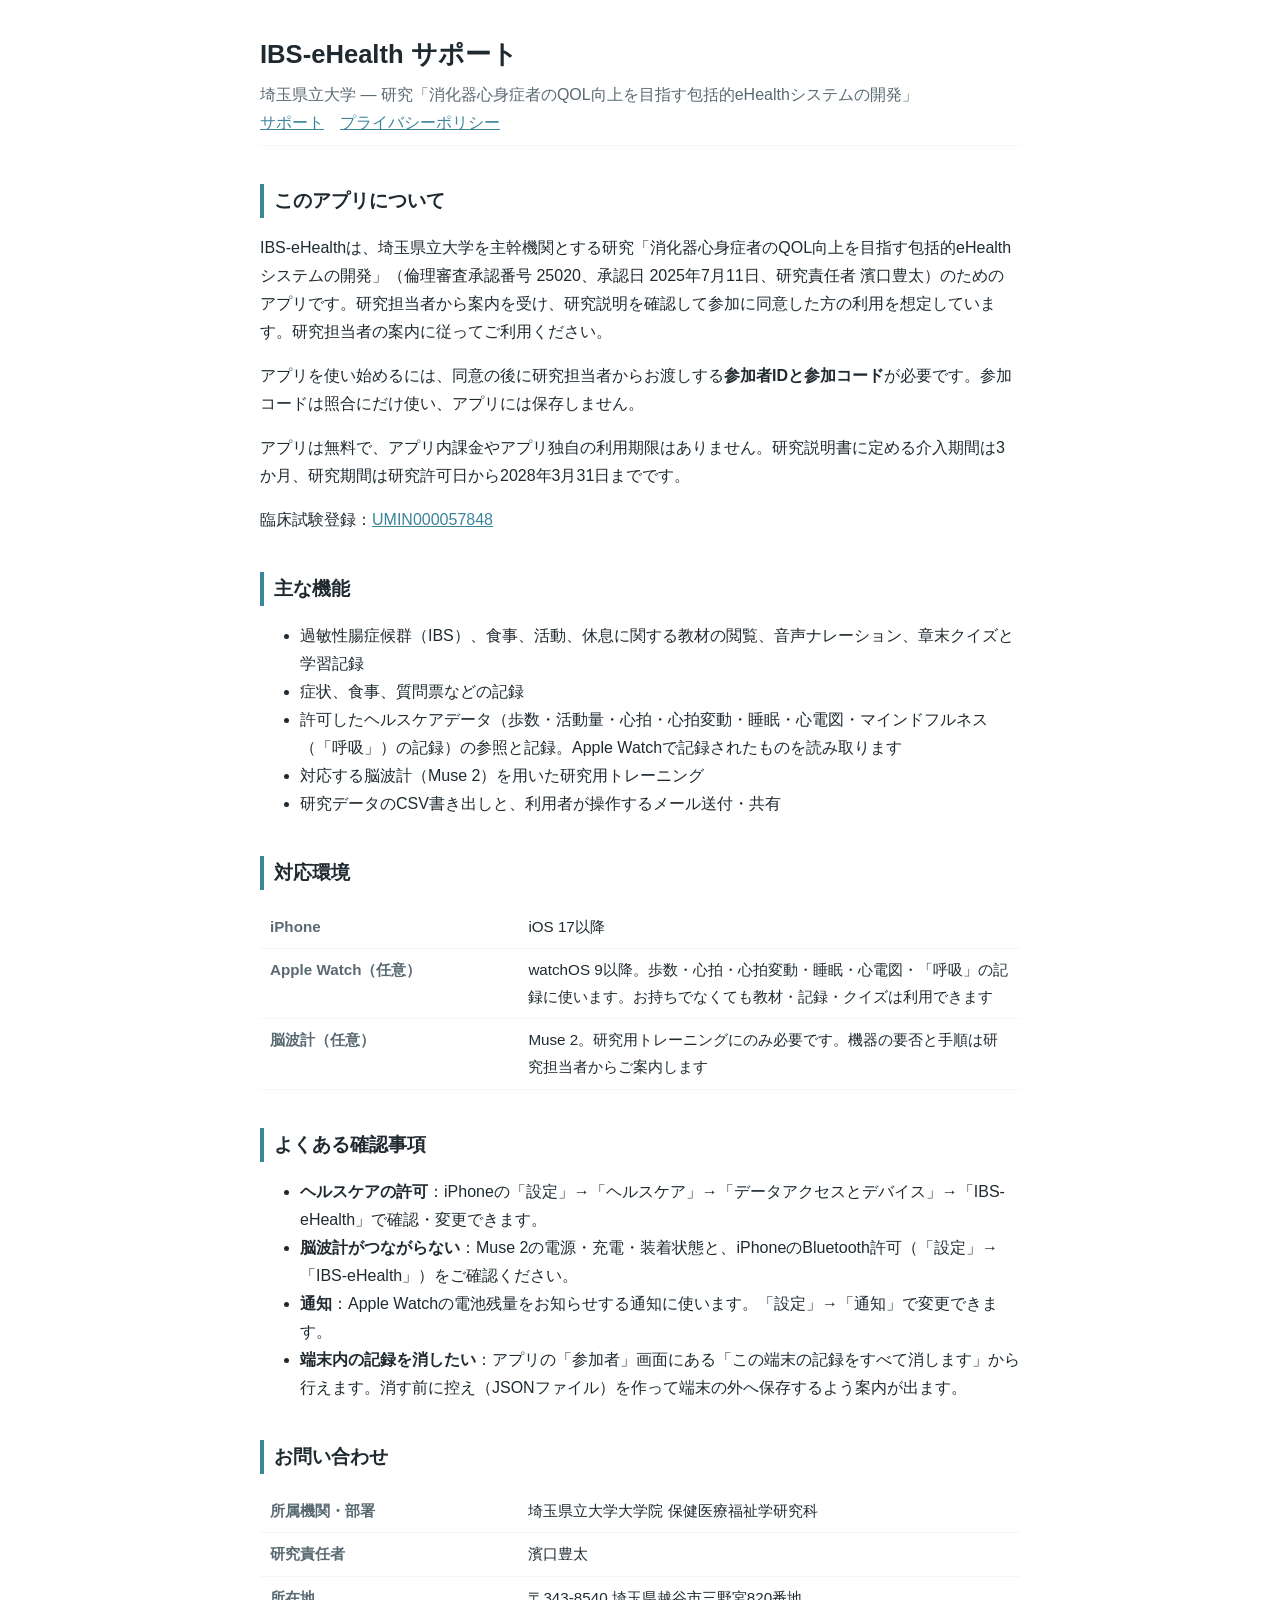
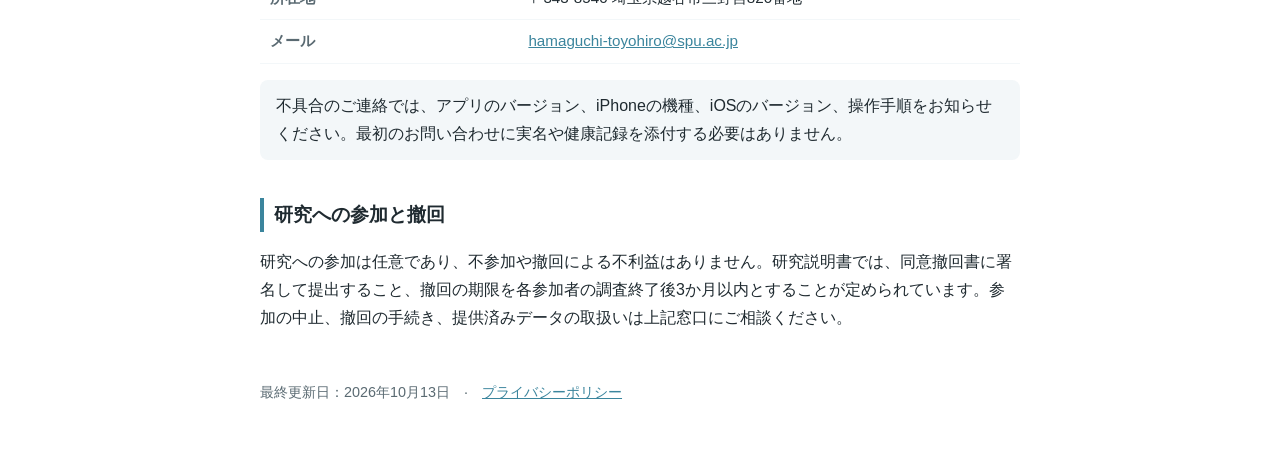
<file: index.html>
<!DOCTYPE html>
<html lang="ja">
<head>
<meta charset="utf-8">
<meta name="viewport" content="width=device-width, initial-scale=1">
<title>IBS-eHealth サポート</title>
<link rel="stylesheet" href="style.css">
</head>
<body>
<main>
<header>
  <h1>IBS-eHealth サポート</h1>
  <p>埼玉県立大学 — 研究「消化器心身症者のQOL向上を目指す包括的eHealthシステムの開発」</p>
  <nav><a href="./">サポート</a><a href="privacy.html">プライバシーポリシー</a></nav>
</header>

<h2>このアプリについて</h2>
<p>IBS-eHealthは、埼玉県立大学を主幹機関とする研究「消化器心身症者のQOL向上を目指す包括的eHealthシステムの開発」（倫理審査承認番号 25020、承認日 2025年7月11日、研究責任者 濱口豊太）のためのアプリです。研究担当者から案内を受け、研究説明を確認して参加に同意した方の利用を想定しています。研究担当者の案内に従ってご利用ください。</p>
<p>アプリを使い始めるには、同意の後に研究担当者からお渡しする<strong>参加者IDと参加コード</strong>が必要です。参加コードは照合にだけ使い、アプリには保存しません。</p>
<p>アプリは無料で、アプリ内課金やアプリ独自の利用期限はありません。研究説明書に定める介入期間は3か月、研究期間は研究許可日から2028年3月31日までです。</p>
<p>臨床試験登録：<a href="https://center6.umin.ac.jp/cgi-open-bin/ctr/ctr_view.cgi?recptno=R000066124">UMIN000057848</a></p>

<h2>主な機能</h2>
<ul>
  <li>過敏性腸症候群（IBS）、食事、活動、休息に関する教材の閲覧、音声ナレーション、章末クイズと学習記録</li>
  <li>症状、食事、質問票などの記録</li>
  <li>許可したヘルスケアデータ（歩数・活動量・心拍・心拍変動・睡眠・心電図・マインドフルネス（「呼吸」）の記録）の参照と記録。Apple Watchで記録されたものを読み取ります</li>
  <li>対応する脳波計（Muse 2）を用いた研究用トレーニング</li>
  <li>研究データのCSV書き出しと、利用者が操作するメール送付・共有</li>
</ul>

<h2>対応環境</h2>
<table>
  <tr><th>iPhone</th><td>iOS 17以降</td></tr>
  <tr><th>Apple Watch（任意）</th><td>watchOS 9以降。歩数・心拍・心拍変動・睡眠・心電図・「呼吸」の記録に使います。お持ちでなくても教材・記録・クイズは利用できます</td></tr>
  <tr><th>脳波計（任意）</th><td>Muse 2。研究用トレーニングにのみ必要です。機器の要否と手順は研究担当者からご案内します</td></tr>
</table>

<h2>よくある確認事項</h2>
<ul>
  <li><strong>ヘルスケアの許可</strong>：iPhoneの「設定」→「ヘルスケア」→「データアクセスとデバイス」→「IBS-eHealth」で確認・変更できます。</li>
  <li><strong>脳波計がつながらない</strong>：Muse 2の電源・充電・装着状態と、iPhoneのBluetooth許可（「設定」→「IBS-eHealth」）をご確認ください。</li>
  <li><strong>通知</strong>：Apple Watchの電池残量をお知らせする通知に使います。「設定」→「通知」で変更できます。</li>
  <li><strong>端末内の記録を消したい</strong>：アプリの「参加者」画面にある「この端末の記録をすべて消します」から行えます。消す前に控え（JSONファイル）を作って端末の外へ保存するよう案内が出ます。</li>
</ul>

<h2>お問い合わせ</h2>
<table>
  <tr><th>所属機関・部署</th><td>埼玉県立大学大学院 保健医療福祉学研究科</td></tr>
  <tr><th>研究責任者</th><td>濱口豊太</td></tr>
  <tr><th>所在地</th><td>〒343-8540 埼玉県越谷市三野宮820番地</td></tr>
  <tr><th>メール</th><td><a href="mailto:hamaguchi-toyohiro@spu.ac.jp">hamaguchi-toyohiro@spu.ac.jp</a></td></tr>
</table>
<p class="note">不具合のご連絡では、アプリのバージョン、iPhoneの機種、iOSのバージョン、操作手順をお知らせください。最初のお問い合わせに実名や健康記録を添付する必要はありません。</p>

<h2>研究への参加と撤回</h2>
<p>研究への参加は任意であり、不参加や撤回による不利益はありません。研究説明書では、同意撤回書に署名して提出すること、撤回の期限を各参加者の調査終了後3か月以内とすることが定められています。参加の中止、撤回の手続き、提供済みデータの取扱いは上記窓口にご相談ください。</p>

<footer>最終更新日：2026年10月13日　·　<a href="privacy.html">プライバシーポリシー</a></footer>
</main>
</body>
</html>
</file>
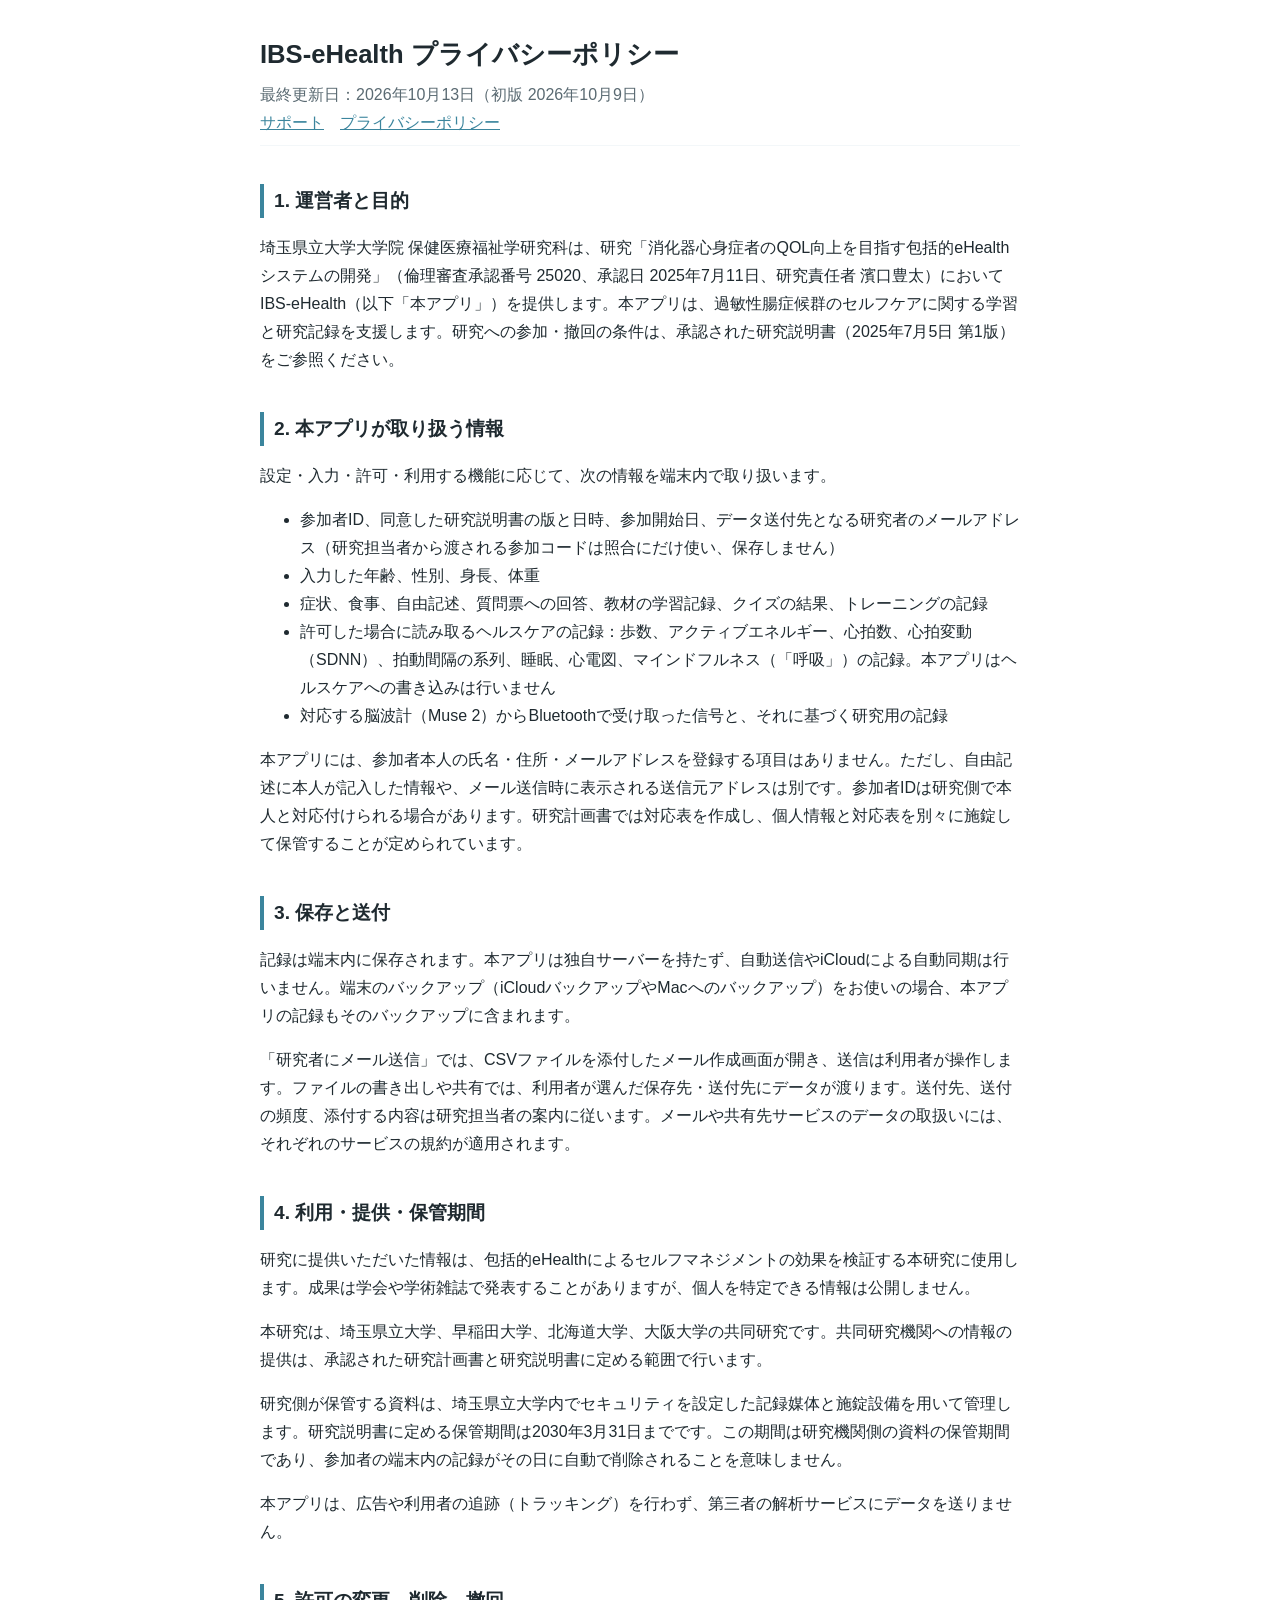
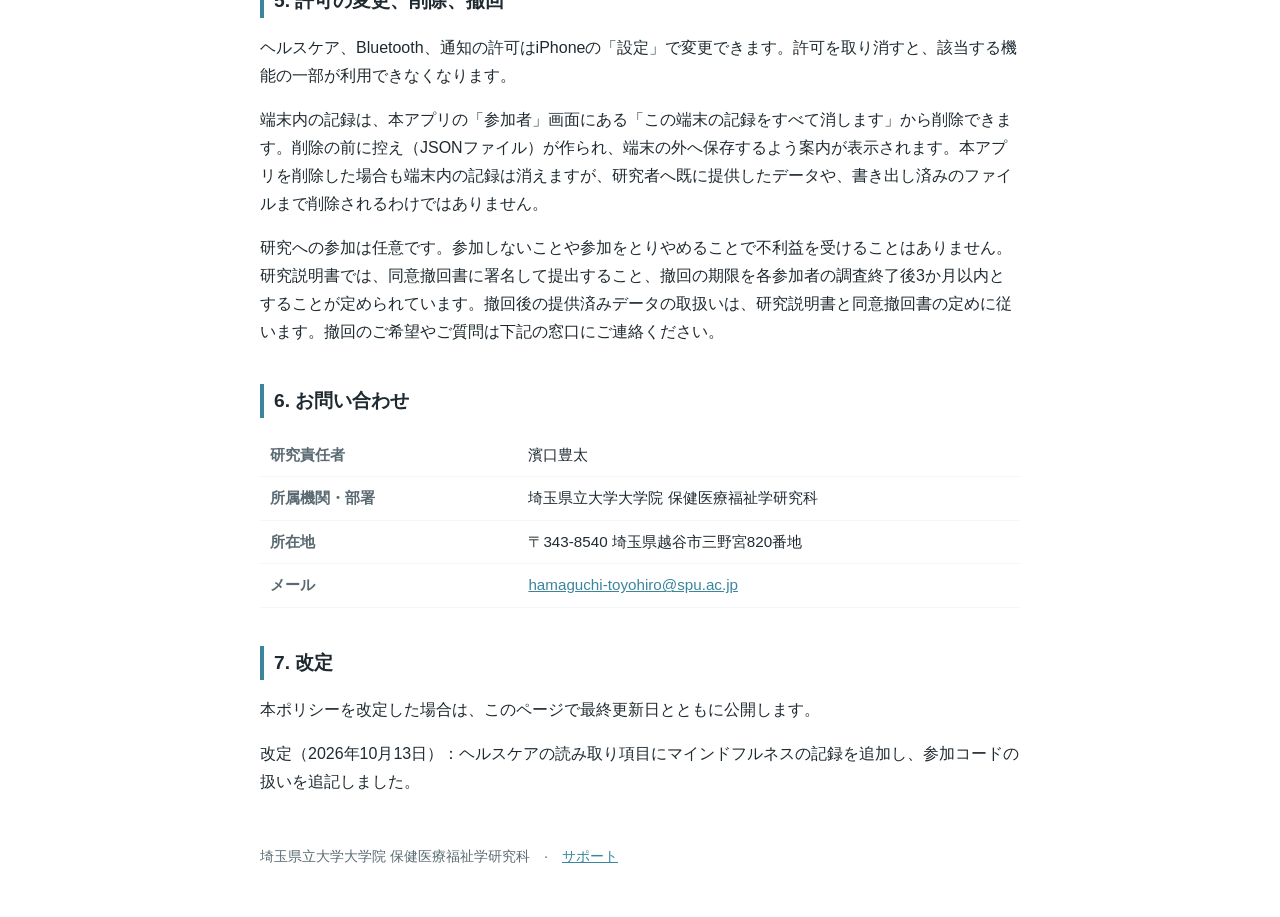
<file: privacy.html>
<!DOCTYPE html>
<html lang="ja">
<head>
<meta charset="utf-8">
<meta name="viewport" content="width=device-width, initial-scale=1">
<title>IBS-eHealth プライバシーポリシー</title>
<link rel="stylesheet" href="style.css">
</head>
<body>
<main>
<header>
  <h1>IBS-eHealth プライバシーポリシー</h1>
  <p>最終更新日：2026年10月13日（初版 2026年10月9日）</p>
  <nav><a href="./">サポート</a><a href="privacy.html">プライバシーポリシー</a></nav>
</header>

<h2>1. 運営者と目的</h2>
<p>埼玉県立大学大学院 保健医療福祉学研究科は、研究「消化器心身症者のQOL向上を目指す包括的eHealthシステムの開発」（倫理審査承認番号 25020、承認日 2025年7月11日、研究責任者 濱口豊太）においてIBS-eHealth（以下「本アプリ」）を提供します。本アプリは、過敏性腸症候群のセルフケアに関する学習と研究記録を支援します。研究への参加・撤回の条件は、承認された研究説明書（2025年7月5日 第1版）をご参照ください。</p>

<h2>2. 本アプリが取り扱う情報</h2>
<p>設定・入力・許可・利用する機能に応じて、次の情報を端末内で取り扱います。</p>
<ul>
  <li>参加者ID、同意した研究説明書の版と日時、参加開始日、データ送付先となる研究者のメールアドレス（研究担当者から渡される参加コードは照合にだけ使い、保存しません）</li>
  <li>入力した年齢、性別、身長、体重</li>
  <li>症状、食事、自由記述、質問票への回答、教材の学習記録、クイズの結果、トレーニングの記録</li>
  <li>許可した場合に読み取るヘルスケアの記録：歩数、アクティブエネルギー、心拍数、心拍変動（SDNN）、拍動間隔の系列、睡眠、心電図、マインドフルネス（「呼吸」）の記録。本アプリはヘルスケアへの書き込みは行いません</li>
  <li>対応する脳波計（Muse 2）からBluetoothで受け取った信号と、それに基づく研究用の記録</li>
</ul>
<p>本アプリには、参加者本人の氏名・住所・メールアドレスを登録する項目はありません。ただし、自由記述に本人が記入した情報や、メール送信時に表示される送信元アドレスは別です。参加者IDは研究側で本人と対応付けられる場合があります。研究計画書では対応表を作成し、個人情報と対応表を別々に施錠して保管することが定められています。</p>

<h2>3. 保存と送付</h2>
<p>記録は端末内に保存されます。本アプリは独自サーバーを持たず、自動送信やiCloudによる自動同期は行いません。端末のバックアップ（iCloudバックアップやMacへのバックアップ）をお使いの場合、本アプリの記録もそのバックアップに含まれます。</p>
<p>「研究者にメール送信」では、CSVファイルを添付したメール作成画面が開き、送信は利用者が操作します。ファイルの書き出しや共有では、利用者が選んだ保存先・送付先にデータが渡ります。送付先、送付の頻度、添付する内容は研究担当者の案内に従います。メールや共有先サービスのデータの取扱いには、それぞれのサービスの規約が適用されます。</p>

<h2>4. 利用・提供・保管期間</h2>
<p>研究に提供いただいた情報は、包括的eHealthによるセルフマネジメントの効果を検証する本研究に使用します。成果は学会や学術雑誌で発表することがありますが、個人を特定できる情報は公開しません。</p>
<p>本研究は、埼玉県立大学、早稲田大学、北海道大学、大阪大学の共同研究です。共同研究機関への情報の提供は、承認された研究計画書と研究説明書に定める範囲で行います。</p>
<p>研究側が保管する資料は、埼玉県立大学内でセキュリティを設定した記録媒体と施錠設備を用いて管理します。研究説明書に定める保管期間は2030年3月31日までです。この期間は研究機関側の資料の保管期間であり、参加者の端末内の記録がその日に自動で削除されることを意味しません。</p>
<p>本アプリは、広告や利用者の追跡（トラッキング）を行わず、第三者の解析サービスにデータを送りません。</p>

<h2>5. 許可の変更、削除、撤回</h2>
<p>ヘルスケア、Bluetooth、通知の許可はiPhoneの「設定」で変更できます。許可を取り消すと、該当する機能の一部が利用できなくなります。</p>
<p>端末内の記録は、本アプリの「参加者」画面にある「この端末の記録をすべて消します」から削除できます。削除の前に控え（JSONファイル）が作られ、端末の外へ保存するよう案内が表示されます。本アプリを削除した場合も端末内の記録は消えますが、研究者へ既に提供したデータや、書き出し済みのファイルまで削除されるわけではありません。</p>
<p>研究への参加は任意です。参加しないことや参加をとりやめることで不利益を受けることはありません。研究説明書では、同意撤回書に署名して提出すること、撤回の期限を各参加者の調査終了後3か月以内とすることが定められています。撤回後の提供済みデータの取扱いは、研究説明書と同意撤回書の定めに従います。撤回のご希望やご質問は下記の窓口にご連絡ください。</p>

<h2>6. お問い合わせ</h2>
<table>
  <tr><th>研究責任者</th><td>濱口豊太</td></tr>
  <tr><th>所属機関・部署</th><td>埼玉県立大学大学院 保健医療福祉学研究科</td></tr>
  <tr><th>所在地</th><td>〒343-8540 埼玉県越谷市三野宮820番地</td></tr>
  <tr><th>メール</th><td><a href="mailto:hamaguchi-toyohiro@spu.ac.jp">hamaguchi-toyohiro@spu.ac.jp</a></td></tr>
</table>

<h2>7. 改定</h2>
<p>本ポリシーを改定した場合は、このページで最終更新日とともに公開します。</p>
<p>改定（2026年10月13日）：ヘルスケアの読み取り項目にマインドフルネスの記録を追加し、参加コードの扱いを追記しました。</p>

<footer>埼玉県立大学大学院 保健医療福祉学研究科　·　<a href="./">サポート</a></footer>
</main>
</body>
</html>
</file>
<file: style.css>
:root { --fg:#1f2a30; --muted:#5a6a72; --accent:#3B859D; --bg:#ffffff; --box:#f3f7f9; }
@media (prefers-color-scheme: dark) { :root { --fg:#e6edf0; --muted:#a9b7bd; --accent:#7fc0d4; --bg:#141a1e; --box:#1e272c; } }
* { box-sizing:border-box; }
body { margin:0; padding:0 16px 48px; background:var(--bg); color:var(--fg); font-family:-apple-system,BlinkMacSystemFont,"Hiragino Sans","Hiragino Kaku Gothic ProN","Noto Sans JP",sans-serif; line-height:1.75; }
main { max-width:760px; margin:0 auto; }
header { padding:32px 0 8px; border-bottom:1px solid var(--box); margin-bottom:24px; }
header h1 { font-size:1.6rem; margin:0 0 4px; }
header p { color:var(--muted); margin:0; }
nav a { margin-right:16px; color:var(--accent); }
h2 { font-size:1.2rem; margin-top:2em; border-left:4px solid var(--accent); padding-left:10px; }
a { color:var(--accent); }
table { border-collapse:collapse; width:100%; margin:12px 0; font-size:0.95rem; }
th, td { text-align:left; padding:8px 10px; border-bottom:1px solid var(--box); vertical-align:top; }
th { width:34%; color:var(--muted); font-weight:600; }
.note { background:var(--box); padding:12px 16px; border-radius:8px; }
footer { margin-top:48px; color:var(--muted); font-size:0.9rem; }
</file>
